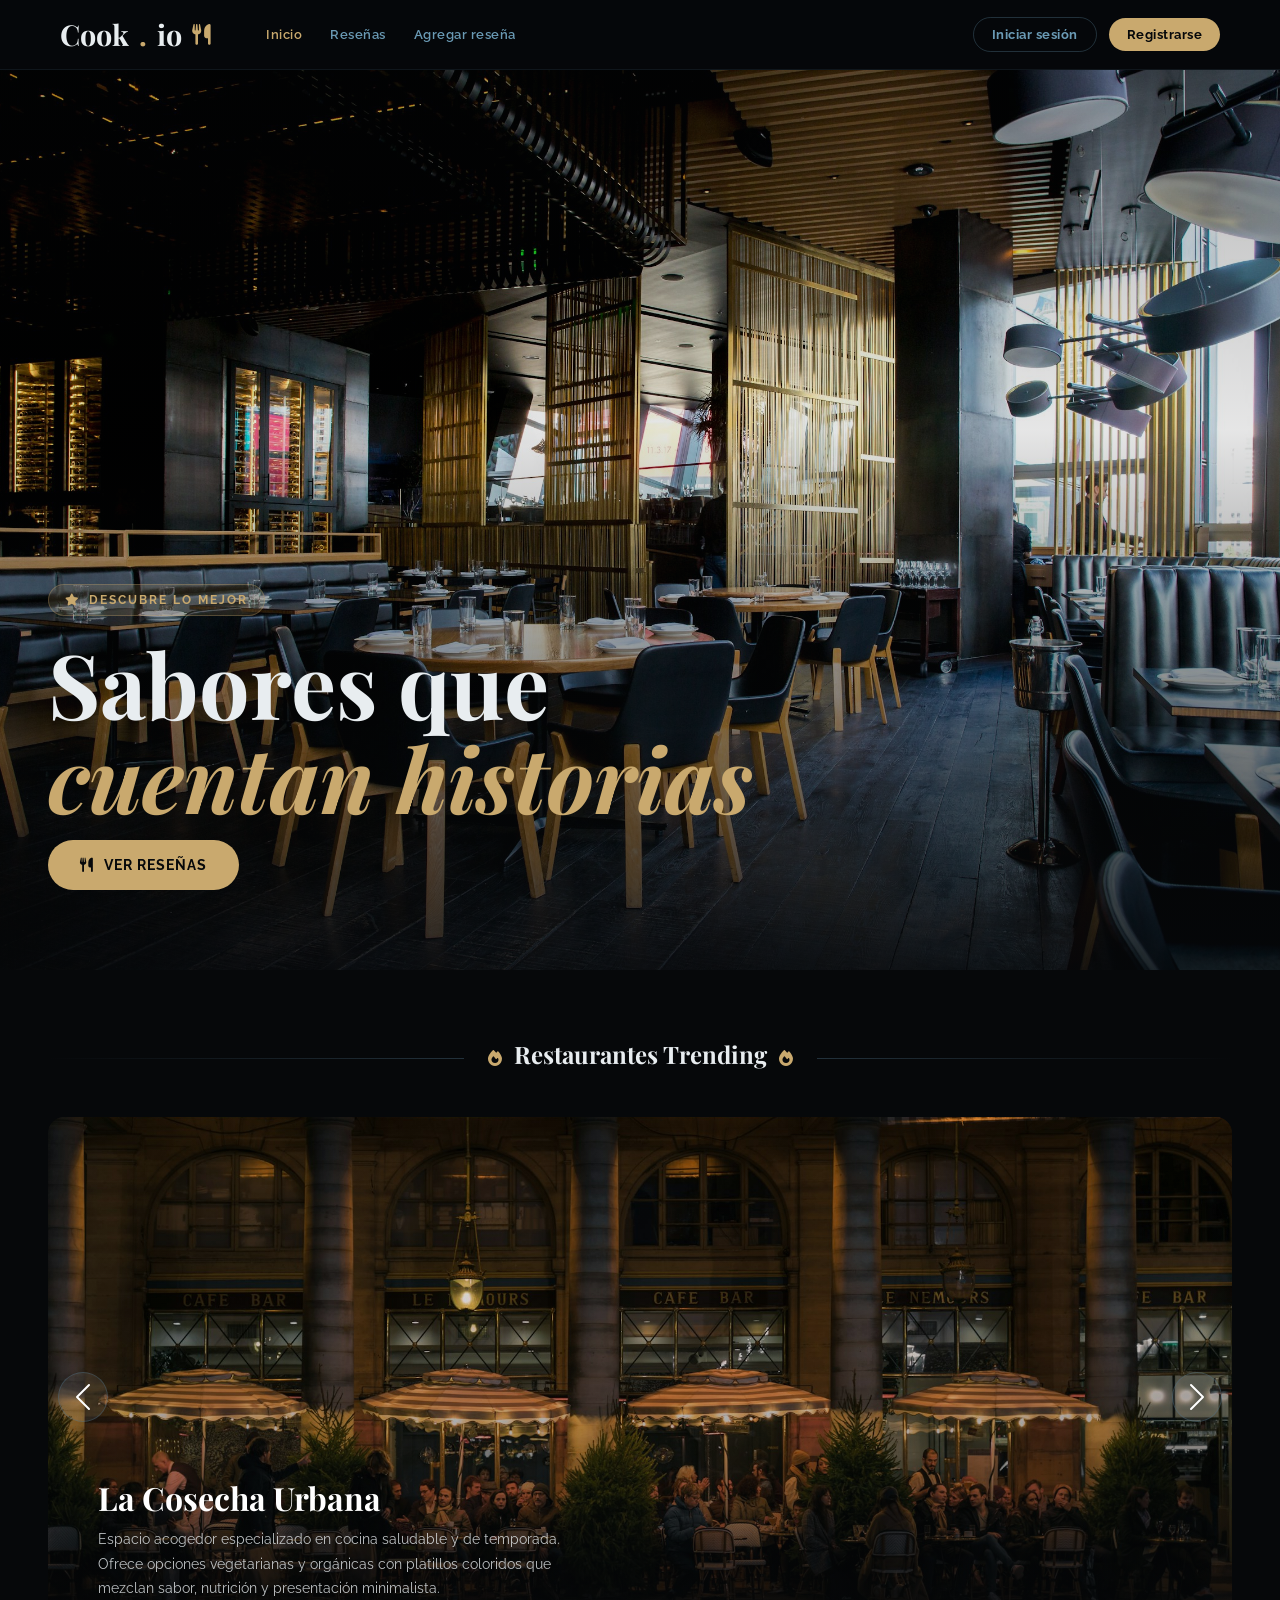
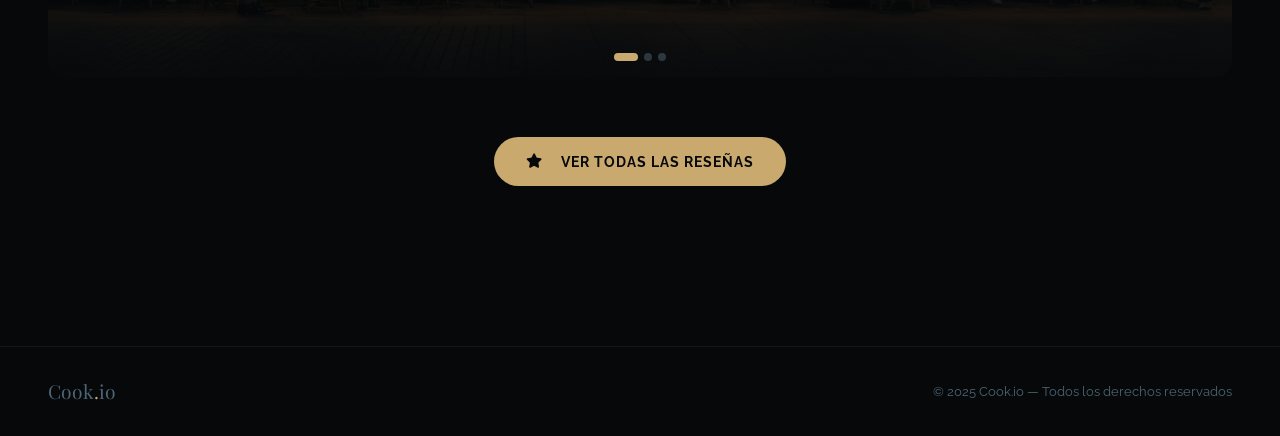
<file: index.html>
<!DOCTYPE html>
<html lang="es">
<head>
  <meta charset="UTF-8">
  <meta name="viewport" content="width=device-width, initial-scale=1.0">
  <link rel="shortcut icon" href="./img/utensils-solid.png" type="image/x-icon">
  <title>Cook.io — Inicio</title>
  <link href="https://cdn.jsdelivr.net/npm/bootstrap@5.3.8/dist/css/bootstrap.min.css" rel="stylesheet">
  <script src="https://cdn.jsdelivr.net/npm/bootstrap@5.3.8/dist/js/bootstrap.bundle.min.js"></script>
  <link href="https://fonts.googleapis.com/css2?family=Playfair+Display:ital,wght@0,400;0,700;1,400&family=Raleway:wght@300;400;500;600;700&display=swap" rel="stylesheet">
  <link rel="stylesheet" href="https://cdnjs.cloudflare.com/ajax/libs/font-awesome/6.5.0/css/all.min.css" crossorigin="anonymous">
  <link rel="stylesheet" href="Estilos.css">
</head>
<body>

<nav class="navbar">
  <div class="container-fluid d-flex align-items-center">
    <a class="navbar-brand" href="index.html">
      Cook<span style="color: #C9A96E">.</span>io
      <i class="fa-solid fa-utensils"></i>
    </a>
    <div class="nav-links">
      <a href="index.html" class="active">Inicio</a>
      <a href="resenas.html">Reseñas</a>
      <a href="agregar.html">Agregar reseña</a>
    </div>
    <div class="nav-auth-area" id="nav-auth-area"></div>
  </div>
</nav>

<div class="header">
  <div class="hero-content">
    <div class="hero-tag animate">
      <i class="fa-solid fa-star"></i> Descubre lo mejor
    </div>
    <h1 class="hero-title animate delay-1">
      Sabores que<br><em>cuentan historias</em>
    </h1>
    <div id="hero-cta-area" class="animate delay-3"></div>
  </div>
</div>
<div class="section-header">
  <div class="line"></div>
  <div class="section-label">
    <i class="fa-solid fa-fire icon"></i>
    <h2>Restaurantes Trending</h2>
    <i class="fa-solid fa-fire icon"></i>
  </div>
  <div class="line right"></div>
</div>

<div class="carousel-section">
  <div id="carouselMain" class="carousel slide" data-bs-ride="carousel">
    <div class="carousel-indicators">
      <button type="button" data-bs-target="#carouselMain" data-bs-slide-to="0" class="active"></button>
      <button type="button" data-bs-target="#carouselMain" data-bs-slide-to="1"></button>
      <button type="button" data-bs-target="#carouselMain" data-bs-slide-to="2"></button>
    </div>
    <div class="carousel-inner">
      <div class="carousel-item active">
        <img src="./img/trending 1.jpg" alt="La Cosecha Urbana">
        <div class="carousel-caption">
          <h5>La Cosecha Urbana</h5>
          <p>Espacio acogedor especializado en cocina saludable y de temporada. Ofrece opciones vegetarianas y orgánicas con platillos coloridos que mezclan sabor, nutrición y presentación minimalista.</p>
        </div>
      </div>
      <div class="carousel-item">
        <img src="./img/trending 2.jpg" alt="Umami Fusión">
        <div class="carousel-caption">
          <h5>Umami Fusión</h5>
          <p>Un restaurante que combina sabores tradicionales asiáticos con técnicas modernas. Su ramen artesanal y platos al wok destacan por ingredientes frescos y caldos preparados durante horas.</p>
        </div>
      </div>
      <div class="carousel-item">
        <img src="./img/trending 3.jpg" alt="Brasa & Piedra">
        <div class="carousel-caption">
          <h5>Brasa & Piedra</h5>
          <p>Parrilla contemporánea donde la carne es protagonista. Cocinan al carbón y en horno de piedra, logrando cortes jugosos con un toque ahumado único en ambiente elegante pero relajado.</p>
        </div>
      </div>
    </div>
    <button class="carousel-control-prev" type="button" data-bs-target="#carouselMain" data-bs-slide="prev">
      <span class="carousel-control-prev-icon"></span>
    </button>
    <button class="carousel-control-next" type="button" data-bs-target="#carouselMain" data-bs-slide="next">
      <span class="carousel-control-next-icon"></span>
    </button>
  </div>
</div>
<div style="text-align:center; padding: 0 3rem 80px;">
  <a href="resenas.html" class="hero-cta" style="display:inline-flex;">
    <i class="fa-solid fa-star"></i>&nbsp; Ver todas las reseñas
  </a>
</div>

<footer class="footer">
  <span class="footer-brand">Cook<span style="color: #C9A96E">.</span>io</span>
  <span class="footer-text">© 2025 Cook.io — Todos los derechos reservados</span>
</footer>

<div id="toast">
  <span class="t-icon"><i class="fa-solid fa-circle-check"></i></span>
  <span class="t-msg" id="toast-msg"></span>
</div>

<script>
  const API = 'https://cook-back-xwlk.onrender.com/api'
  let currentUser = null
  let currentUserEmail = ''
  function toast(msg, type = 'info') {
    const el = document.getElementById('toast')
    const icons = { success: 'fa-circle-check', error: 'fa-circle-xmark', info: 'fa-circle-info' }
    el.querySelector('.t-icon').innerHTML = `<i class="fa-solid ${icons[type]}"></i>`
    document.getElementById('toast-msg').textContent = msg
    el.className = `show ${type}`
    setTimeout(() => el.className = '', 3500)
  }
 
  function initials(email) {
    return email ? email.substring(0, 2).toUpperCase() : '??'
  }
  function loadSession() {
    const saved = localStorage.getItem('cookio_user')
    if (saved) { try { currentUser = JSON.parse(saved) } catch {} }
    const savedEmail = localStorage.getItem('cookio_email')
    if (savedEmail) currentUserEmail = savedEmail
  }
 
  function clearSession() {
    currentUser = null
    currentUserEmail = ''
    localStorage.removeItem('cookio_user')
    localStorage.removeItem('cookio_email')
  }
  function renderNavbar() {
    const navArea = document.getElementById('nav-auth-area')
    if (!navArea) return
    if (currentUser) {
      const av = initials(currentUserEmail)
      navArea.innerHTML = `
        <div class="nav-user-info">
          <div class="avatar">${av}</div>
          <span>${currentUser.nombre}</span>
        </div>
        <button class="btn-nav btn-nav-outline" onclick="handleLogout()">
          <i class="fa-solid fa-arrow-right-from-bracket"></i>
        </button>`
    } else {
      navArea.innerHTML = `
        <a class="btn-nav btn-nav-outline" href="perfil.html">Iniciar sesión</a>
        <a class="btn-nav btn-nav-gold"    href="perfil.html">Registrarse</a>`
    }
  }
 
  function handleLogout() {
    clearSession()
    toast('Sesión cerrada.', 'info')
    setTimeout(() => {
      renderNavbar()
      renderHeroCta()
    }, 400)
  }

  function renderHeroCta() {
    const area = document.getElementById('hero-cta-area')
    if (!area) return
    if (currentUser) {
      area.innerHTML = `
        <a href="resenas.html" class="hero-cta">
          <i class="fa-solid fa-utensils"></i> Ver reseñas
        </a>
        <a href="agregar.html" class="hero-cta" style="margin-left:12px; background:transparent; border:2px solid var(--gold); color:var(--gold);">
          <i class="fa-solid fa-pen-to-square"></i> Agregar reseña
        </a>`
    } else {
      area.innerHTML = `
        <a href="resenas.html" class="hero-cta">
          <i class="fa-solid fa-utensils"></i> Ver reseñas
        </a>`
    }
  }

  loadSession()
  renderNavbar()
  renderHeroCta()
</script>
</body>
</html>
</file>
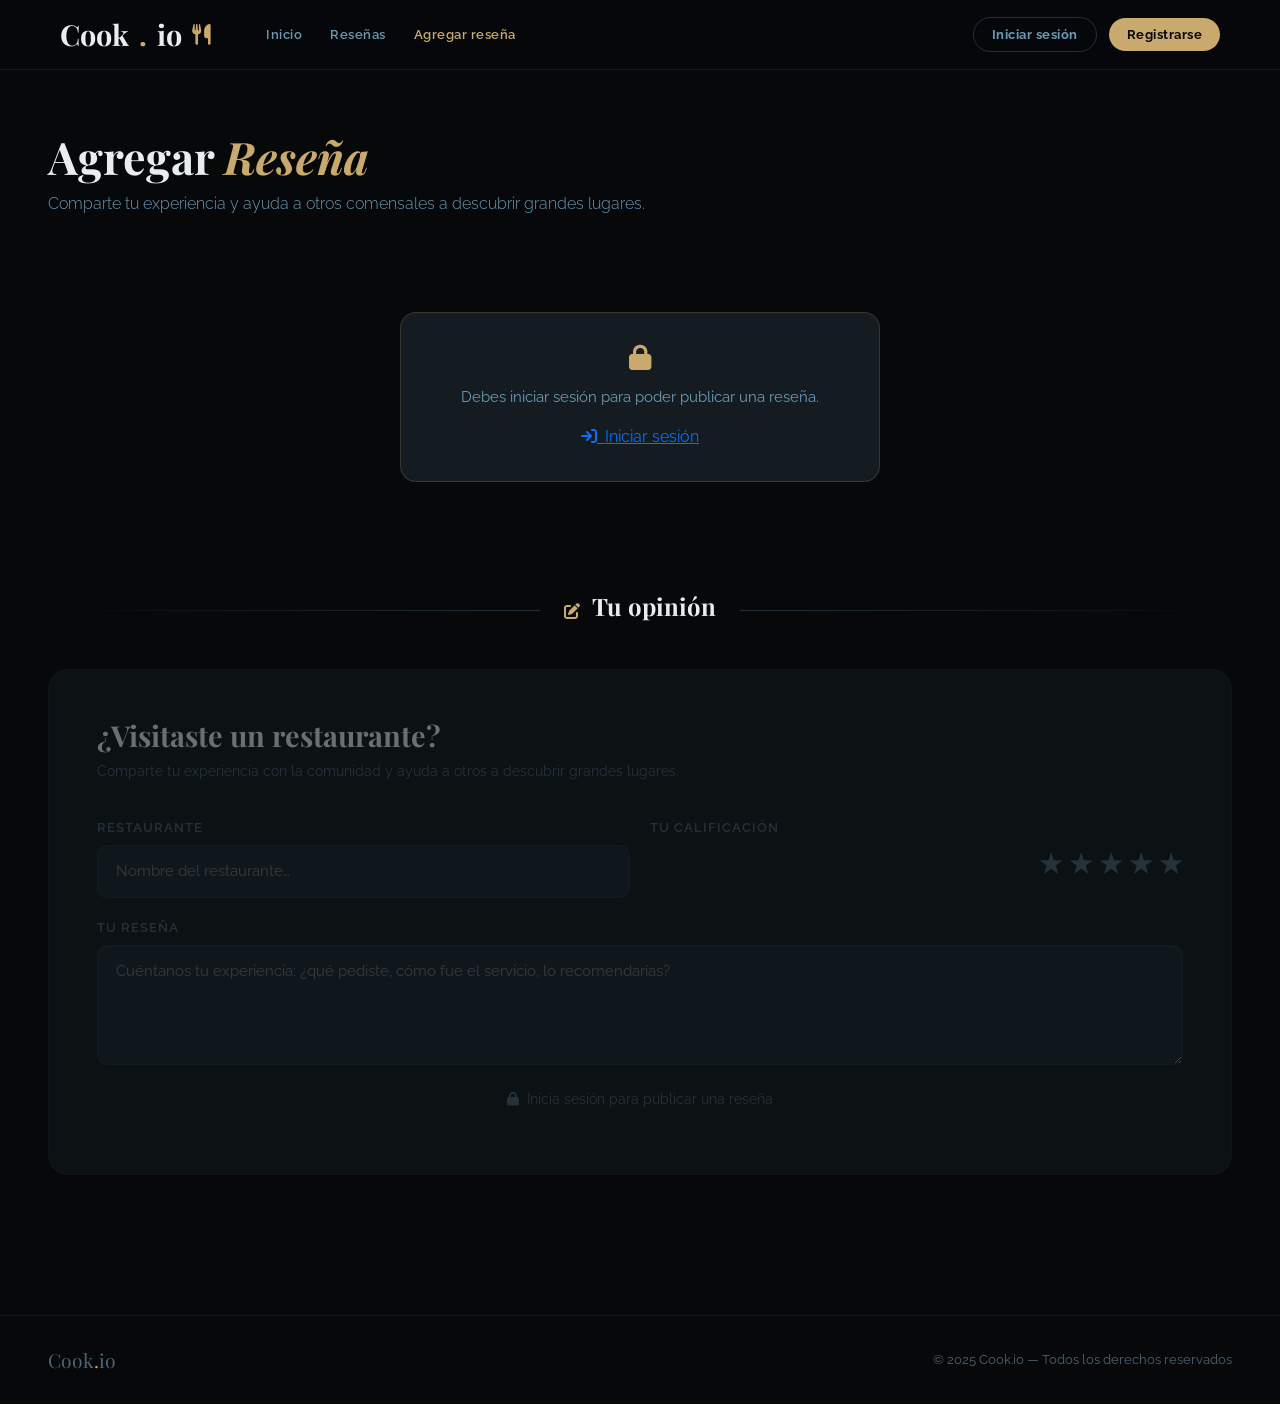
<file: agregar.html>
<!DOCTYPE html>
<html lang="es">
<head>
  <meta charset="UTF-8">
  <meta name="viewport" content="width=device-width, initial-scale=1.0">
  <link rel="shortcut icon" href="./img/utensils-solid.png" type="image/x-icon">
  <title>Cook.io — Agregar Reseña</title>
  <link href="https://cdn.jsdelivr.net/npm/bootstrap@5.3.8/dist/css/bootstrap.min.css" rel="stylesheet">
  <script src="https://cdn.jsdelivr.net/npm/bootstrap@5.3.8/dist/js/bootstrap.bundle.min.js"></script>
  <link href="https://fonts.googleapis.com/css2?family=Playfair+Display:ital,wght@0,400;0,700;1,400&family=Raleway:wght@300;400;500;600;700&display=swap" rel="stylesheet">
  <link rel="stylesheet" href="https://cdnjs.cloudflare.com/ajax/libs/font-awesome/6.5.0/css/all.min.css" crossorigin="anonymous">
  <link rel="stylesheet" href="Estilos.css">
</head>
<body>

<nav class="navbar">
  <div class="container-fluid d-flex align-items-center">
    <a class="navbar-brand" href="index.html">
      Cook<span style="color: #C9A96E">.</span>io
      <i class="fa-solid fa-utensils"></i>
    </a>
    <div class="nav-links">
      <a href="index.html">Inicio</a>
      <a href="resenas.html">Reseñas</a>
      <a href="agregar.html" class="active">Agregar reseña</a>
    </div>
    <div class="nav-auth-area" id="nav-auth-area"></div>
  </div>
</nav>
<div class="page-hero">
  <h1>Agregar <em>Reseña</em></h1>
  <p>Comparte tu experiencia y ayuda a otros comensales a descubrir grandes lugares.</p>
</div>
<div id="login-prompt-box" style="display:none; padding: 40px 3rem 0;">
  <div class="login-prompt">
    <i class="fa-solid fa-lock" style="font-size:1.6rem; color:#C9A96E; margin-bottom:16px; display:block;"></i>
    <p>Debes iniciar sesión para poder publicar una reseña.</p>
    <a href="perfil.html"><i class="fa-solid fa-arrow-right-to-bracket"></i>&nbsp; Iniciar sesión</a>
  </div>
</div>

<!-- FORMULARIO -->
<div class="section-header">
  <div class="line"></div>
  <div class="section-label">
    <i class="fa-solid fa-pen-to-square icon"></i>
    <h2>Tu opinión</h2>
  </div>
  <div class="line right"></div>
</div>

<div class="add-review-section" id="add-review-section">
  <div class="add-review-card">
    <h3>¿Visitaste un restaurante?</h3>
    <p class="subtitle">Comparte tu experiencia con la comunidad y ayuda a otros a descubrir grandes lugares.</p>

    <div class="form-row">
      <div class="form-group">
        <label>Restaurante</label>
        <input type="text" id="r-titulo" placeholder="Nombre del restaurante…">
      </div>
      <div class="form-group">
        <label>Tu calificación</label>
        <div class="star-rating">
          <input type="radio" id="s5" name="rating" value="5"><label for="s5">&#9733;</label>
          <input type="radio" id="s4" name="rating" value="4"><label for="s4">&#9733;</label>
          <input type="radio" id="s3" name="rating" value="3"><label for="s3">&#9733;</label>
          <input type="radio" id="s2" name="rating" value="2"><label for="s2">&#9733;</label>
          <input type="radio" id="s1" name="rating" value="1"><label for="s1">&#9733;</label>
        </div>
      </div>
    </div>

    <div class="form-group" style="margin-bottom:24px">
      <label>Tu reseña</label>
      <textarea id="r-contenido" placeholder="Cuéntanos tu experiencia: ¿qué pediste, cómo fue el servicio, lo recomendarías?"></textarea>
    </div>

    <button class="submit-btn" id="btn-submit-review">
      <i class="fa-solid fa-paper-plane"></i>&nbsp; Publicar reseña
    </button>
    <p class="lock-msg" id="lock-msg" style="display:none">
      <i class="fa-solid fa-lock"></i>&nbsp; Inicia sesión para publicar una reseña
    </p>
  </div>
</div>
<footer class="footer" style="margin-top:80px;">
  <span class="footer-brand">Cook<span style="color: #C9A96E">.</span>io</span>
  <span class="footer-text">© 2025 Cook.io — Todos los derechos reservados</span>
</footer>


<div id="toast">
  <span class="t-icon"><i class="fa-solid fa-circle-check"></i></span>
  <span class="t-msg" id="toast-msg"></span>
</div>
<script>

  const API = 'https://cook-back-xwlk.onrender.com/api'
  let currentUser = null
  let currentUserEmail = ''

  function toast(msg, type = 'info') {
    const el = document.getElementById('toast')
    const icons = { success: 'fa-circle-check', error: 'fa-circle-xmark', info: 'fa-circle-info' }
    el.querySelector('.t-icon').innerHTML = `<i class="fa-solid ${icons[type]}"></i>`
    document.getElementById('toast-msg').textContent = msg
    el.className = `show ${type}`
    setTimeout(() => el.className = '', 3500)
  }
 
  function initials(email) {
    return email ? email.substring(0, 2).toUpperCase() : '??'
  }
  function loadSession() {
    const saved = localStorage.getItem('cookio_user')
    if (saved) { try { currentUser = JSON.parse(saved) } catch {} }
    const savedEmail = localStorage.getItem('cookio_email')
    if (savedEmail) currentUserEmail = savedEmail
  }
 
  function clearSession() {
    currentUser = null
    currentUserEmail = ''
    localStorage.removeItem('cookio_user')
    localStorage.removeItem('cookio_email')
  }
  function renderNavbar() {
    const navArea = document.getElementById('nav-auth-area')
    if (!navArea) return
    if (currentUser) {
      const av = initials(currentUserEmail)
      navArea.innerHTML = `
        <div class="nav-user-info">
          <div class="avatar">${av}</div>
          <span>${currentUser.nombre}</span>
        </div>
        <button class="btn-nav btn-nav-outline" onclick="handleLogout()">
          <i class="fa-solid fa-arrow-right-from-bracket"></i>
        </button>`
    } else {
      navArea.innerHTML = `
        <a class="btn-nav btn-nav-outline" href="perfil.html">Iniciar sesión</a>
        <a class="btn-nav btn-nav-gold"    href="perfil.html">Registrarse</a>`
    }
  }
 
  function handleLogout() {
    clearSession()
    toast('Sesión cerrada.', 'info')
    setTimeout(() => {
      renderNavbar()
      applyFormState()
    }, 400)
  }
  function applyFormState() {
    const addSection = document.getElementById('add-review-section')
    const lockMsg    = document.getElementById('lock-msg')
    const submitBtn  = document.getElementById('btn-submit-review')
    const promptBox  = document.getElementById('login-prompt-box')
 
    if (currentUser) {
      addSection.classList.remove('locked')
      lockMsg.style.display   = 'none'
      submitBtn.style.display = 'block'
      promptBox.style.display = 'none'
    } else {
      addSection.classList.add('locked')
      lockMsg.style.display   = 'block'
      submitBtn.style.display = 'none'
      promptBox.style.display = 'block'
    }
  }
  document.addEventListener('DOMContentLoaded', () => {
    document.getElementById('btn-submit-review').addEventListener('click', async () => {
      if (!currentUser) return toast('Inicia sesión primero.', 'error')
 
      const titulo       = document.getElementById('r-titulo').value.trim()
      const contenido    = document.getElementById('r-contenido').value.trim()
      const ratingEl     = document.querySelector('input[name="rating"]:checked')
      const calificacion = ratingEl ? parseInt(ratingEl.value) : null
 
      if (!titulo || !contenido || !calificacion) return toast('Completa todos los campos y selecciona una calificación.', 'error')
 
      try {
        const res  = await fetch(`${API}/resenas`, {
          method: 'POST',
          headers: { 'Content-Type': 'application/json', Authorization: `Bearer ${currentUser.token}` },
          body: JSON.stringify({ titulo, contenido, calificacion })
        })
        const data = await res.json()
        if (!res.ok) throw new Error(data.message || 'Error al publicar')
 
        toast('¡Reseña publicada!', 'success')
        document.getElementById('r-titulo').value = ''
        document.getElementById('r-contenido').value = ''
        if (ratingEl) ratingEl.checked = false
 
        setTimeout(() => { window.location.href = 'resenas.html' }, 1800)
      } catch (e) { toast(e.message, 'error') }
    })
  })

  loadSession()
  renderNavbar()
  applyFormState()
</script>
</body>
</html>
</file>
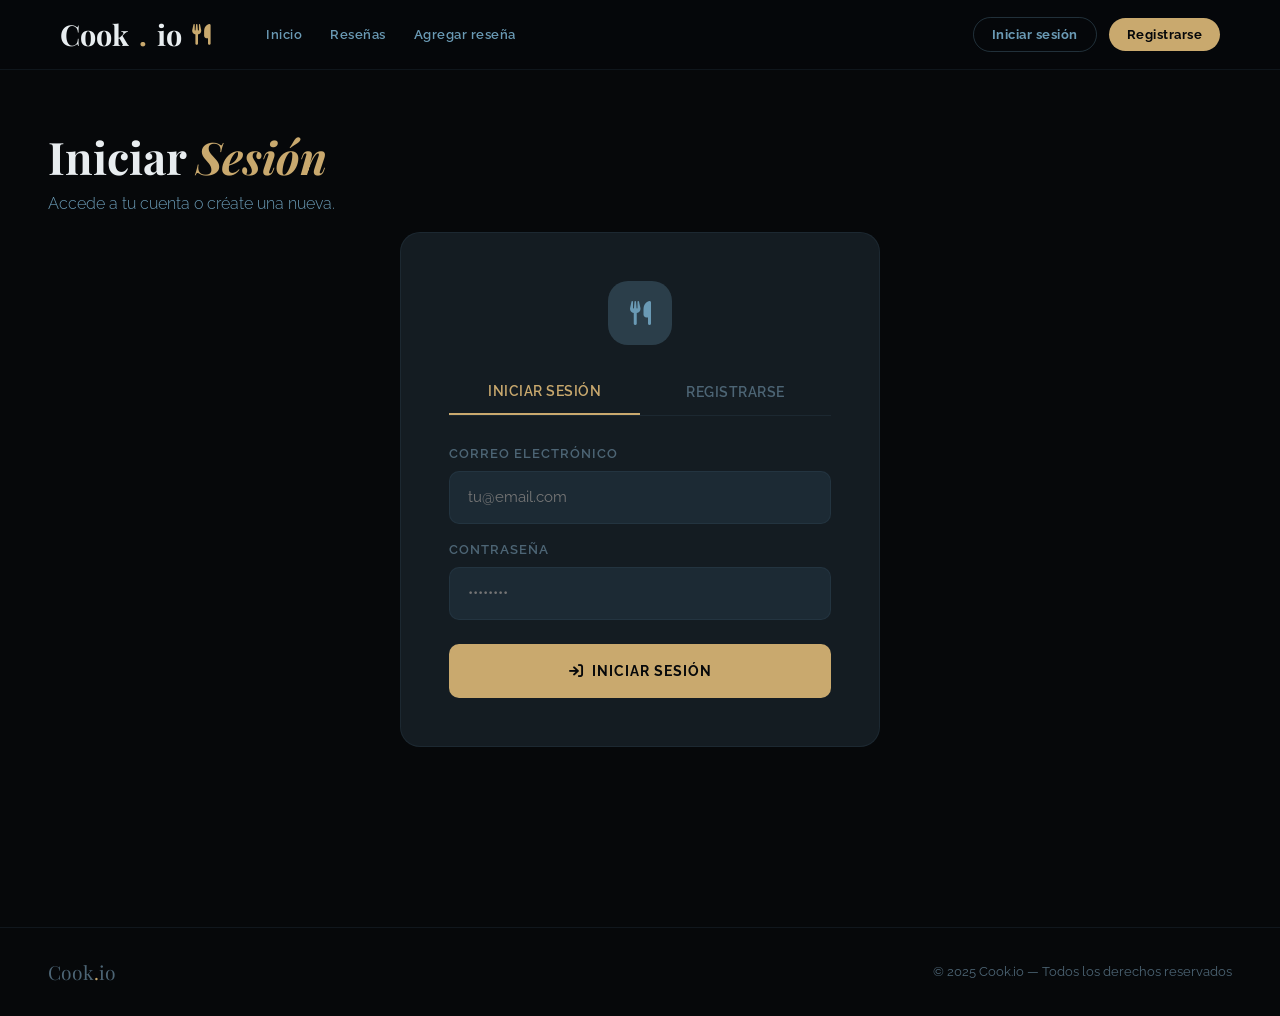
<file: perfil.html>
<!DOCTYPE html>
<html lang="es">
<head>
  <meta charset="UTF-8">
  <meta name="viewport" content="width=device-width, initial-scale=1.0">
  <link rel="shortcut icon" href="./img/utensils-solid.png" type="image/x-icon">
  <title>Cook.io — Perfil</title>
  <link href="https://cdn.jsdelivr.net/npm/bootstrap@5.3.8/dist/css/bootstrap.min.css" rel="stylesheet">
  <script src="https://cdn.jsdelivr.net/npm/bootstrap@5.3.8/dist/js/bootstrap.bundle.min.js"></script>
  <link href="https://fonts.googleapis.com/css2?family=Playfair+Display:ital,wght@0,400;0,700;1,400&family=Raleway:wght@300;400;500;600;700&display=swap" rel="stylesheet">
  <link rel="stylesheet" href="https://cdnjs.cloudflare.com/ajax/libs/font-awesome/6.5.0/css/all.min.css" crossorigin="anonymous">
  <link rel="stylesheet" href="Estilos.css">
</head>
<body>

<!-- NAVBAR -->
<nav class="navbar">
  <div class="container-fluid d-flex align-items-center">
    <a class="navbar-brand" href="index.html">
      Cook<span style="color: #C9A96E">.</span>io
      <i class="fa-solid fa-utensils"></i>
    </a>
    <div class="nav-links">
      <a href="index.html">Inicio</a>
      <a href="resenas.html">Reseñas</a>
      <a href="agregar.html">Agregar reseña</a>
    </div>
    <div class="nav-auth-area" id="nav-auth-area"></div>
  </div>
</nav>
<div class="page-hero" id="page-hero">
  <h1 id="page-title">Mi <em>Perfil</em></h1>
  <p id="page-subtitle">Gestiona tu cuenta y tus reseñas.</p>
</div>
<div class="login-section" id="auth-logged-out">
  <div class="login-card">
    <div class="login-icon"><i class="fa-solid fa-utensils"></i></div>

    <div class="auth-tabs">
      <button class="auth-tab active" id="tab-login" onclick="switchTab('login')">Iniciar sesión</button>
      <button class="auth-tab" id="tab-register" onclick="switchTab('register')">Registrarse</button>
    </div>
    <div id="panel-login">
      <div class="login-form">
        <div class="form-group">
          <label>Correo electrónico</label>
          <input type="email" id="login-email" placeholder="tu@email.com">
        </div>
        <div class="form-group">
          <label>Contraseña</label>
          <input type="password" id="login-password" placeholder="••••••••">
        </div>
        <button class="login-btn" onclick="handleLogin()">
          <i class="fa-solid fa-arrow-right-to-bracket"></i>&nbsp; Iniciar sesión
        </button>
      </div>
    </div>
    <div id="panel-register" style="display:none">
      <div class="login-form">
        <div class="form-group">
          <label>Nombre</label>
          <input type="text" id="reg-nombre" placeholder="Tu nombre">
        </div>
        <div class="form-group">
          <label>Correo electrónico</label>
          <input type="email" id="reg-email" placeholder="tu@email.com">
        </div>
        <div class="form-group">
          <label>Contraseña</label>
          <input type="password" id="reg-password" placeholder="••••••••">
        </div>
        <div class="form-group">
          <label>Confirmar contraseña</label>
          <input type="password" id="reg-password2" placeholder="••••••••">
        </div>
        <button class="login-btn" onclick="handleRegister()">
          <i class="fa-solid fa-user-plus"></i>&nbsp; Crear cuenta
        </button>
      </div>
    </div>
  </div>
</div>
<div class="login-section" id="auth-logged-in">
  <div class="user-panel">
    <div class="big-avatar" id="user-avatar-big">?</div>
    <h3 id="user-nombre-panel">–</h3>
    <p class="user-email" id="user-email-panel">–</p>
    <button class="btn-logout" onclick="handleLogoutPage()">
      <i class="fa-solid fa-arrow-right-from-bracket"></i>&nbsp; Cerrar sesión
    </button><br>
    <button class="btn-delete-account" onclick="handleDeleteAccount()">Eliminar cuenta</button>
    <div class="profile-links">
      <a href="resenas.html"><i class="fa-solid fa-star"></i> Ver reseñas</a>
      <a href="agregar.html"><i class="fa-solid fa-pen-to-square"></i> Agregar reseña</a>
    </div>
  </div>
</div>
<footer class="footer" style="margin-top:80px;">
  <span class="footer-brand">Cook<span style="color: #C9A96E">.</span>io</span>
  <span class="footer-text">© 2025 Cook.io — Todos los derechos reservados</span>
</footer>
<div id="toast">
  <span class="t-icon"><i class="fa-solid fa-circle-check"></i></span>
  <span class="t-msg" id="toast-msg"></span>
</div>

<script>
  const API = 'https://cook-back-xwlk.onrender.com/api'
  let currentUser = null
  let currentUserEmail = ''
  function toast(msg, type = 'info') {
    const el = document.getElementById('toast')
    const icons = { success: 'fa-circle-check', error: 'fa-circle-xmark', info: 'fa-circle-info' }
    el.querySelector('.t-icon').innerHTML = `<i class="fa-solid ${icons[type]}"></i>`
    document.getElementById('toast-msg').textContent = msg
    el.className = `show ${type}`
    setTimeout(() => el.className = '', 3500)
  }
 
  function initials(email) {
    return email ? email.substring(0, 2).toUpperCase() : '??'
  }

  function loadSession() {
    const saved = localStorage.getItem('cookio_user')
    if (saved) { try { currentUser = JSON.parse(saved) } catch {} }
    const savedEmail = localStorage.getItem('cookio_email')
    if (savedEmail) currentUserEmail = savedEmail
  }
 
  function saveSession(user, email) {
    currentUser = user
    currentUserEmail = email
    localStorage.setItem('cookio_user', JSON.stringify(user))
    localStorage.setItem('cookio_email', email)
  }
 
  function clearSession() {
    currentUser = null
    currentUserEmail = ''
    localStorage.removeItem('cookio_user')
    localStorage.removeItem('cookio_email')
  }

  function renderNavbar() {
    const navArea = document.getElementById('nav-auth-area')
    if (!navArea) return
    if (currentUser) {
      const av = initials(currentUserEmail)
      navArea.innerHTML = `
        <div class="nav-user-info">
          <div class="avatar">${av}</div>
          <span>${currentUser.nombre}</span>
        </div>
        <button class="btn-nav btn-nav-outline" onclick="handleLogout()">
          <i class="fa-solid fa-arrow-right-from-bracket"></i>
        </button>`
    } else {
      navArea.innerHTML = `
        <a class="btn-nav btn-nav-outline" href="perfil.html">Iniciar sesión</a>
        <a class="btn-nav btn-nav-gold"    href="perfil.html">Registrarse</a>`
    }
  }
 
  function handleLogout() {
    clearSession()
    toast('Sesión cerrada.', 'info')
    setTimeout(() => { renderNavbar(); renderAuthSection() }, 400)
  }

  function renderAuthSection() {
    const loggedOut = document.getElementById('auth-logged-out')
    const loggedIn  = document.getElementById('auth-logged-in')
    const pageTitle = document.getElementById('page-title')
    const pageSub   = document.getElementById('page-subtitle')
 
    if (currentUser) {
      loggedOut.style.display = 'none'
      loggedIn.style.display  = 'block'
      pageTitle.innerHTML = `Mi <em>Perfil</em>`
      pageSub.textContent = 'Gestiona tu cuenta y tus reseñas.'
      document.getElementById('user-nombre-panel').textContent = currentUser.nombre
      document.getElementById('user-email-panel').textContent  = currentUserEmail
      document.getElementById('user-avatar-big').textContent   = initials(currentUserEmail)
    } else {
      loggedOut.style.display = 'block'
      loggedIn.style.display  = 'none'
      pageTitle.innerHTML = `Iniciar <em>Sesión</em>`
      pageSub.textContent = 'Accede a tu cuenta o créate una nueva.'
    }
  }

  function switchTab(tab) {
    document.getElementById('panel-login').style.display    = tab === 'login'    ? '' : 'none'
    document.getElementById('panel-register').style.display = tab === 'register' ? '' : 'none'
    document.getElementById('tab-login').classList.toggle('active',    tab === 'login')
    document.getElementById('tab-register').classList.toggle('active', tab === 'register')
  }
  async function handleLogin() {
    const email    = document.getElementById('login-email').value.trim()
    const password = document.getElementById('login-password').value
    if (!email || !password) return toast('Completa todos los campos.', 'error')
    try {
      const res  = await fetch(`${API}/users/login`, {
        method: 'POST', headers: { 'Content-Type': 'application/json' },
        body: JSON.stringify({ email, password })
      })
      const data = await res.json()
      if (!res.ok) throw new Error(data.message || 'Error al iniciar sesión')
      saveSession(data, email)
      toast(`¡Bienvenido, ${data.nombre}!`, 'success')
      renderNavbar()
      renderAuthSection()
    } catch (e) { toast(e.message, 'error') }
  }

  async function handleRegister() {
    const nombre    = document.getElementById('reg-nombre').value.trim()
    const email     = document.getElementById('reg-email').value.trim()
    const password  = document.getElementById('reg-password').value
    const password2 = document.getElementById('reg-password2').value
    if (!nombre || !email || !password || !password2) return toast('Completa todos los campos.', 'error')
    try {
      const res  = await fetch(`${API}/users/register`, {
        method: 'POST', headers: { 'Content-Type': 'application/json' },
        body: JSON.stringify({ nombre, email, password, password2 })
      })
      const data = await res.json()
      if (!res.ok) throw new Error(data.message || 'Error al registrar')
      toast('¡Cuenta creada! Ahora inicia sesión.', 'success')
      switchTab('login')
      document.getElementById('login-email').value = email
    } catch (e) { toast(e.message, 'error') }
  }
  function handleLogoutPage() {
    clearSession()
    toast('Sesión cerrada.', 'info')
    renderNavbar()
    renderAuthSection()
  }

  async function handleDeleteAccount() {
    if (!confirm('¿Seguro que quieres eliminar tu cuenta? Esta acción no se puede deshacer.')) return
    try {
      const res = await fetch(`${API}/users/delete`, {
        method: 'POST', headers: { Authorization: `Bearer ${currentUser.token}` }
      })
      if (!res.ok) throw new Error('No se pudo eliminar la cuenta')
      clearSession()
      toast('Cuenta eliminada.', 'info')
      renderNavbar()
      renderAuthSection()
    } catch (e) { toast(e.message, 'error') }
  }
  loadSession()
  renderNavbar()
  renderAuthSection()
</script>
</body>
</html>
</file>
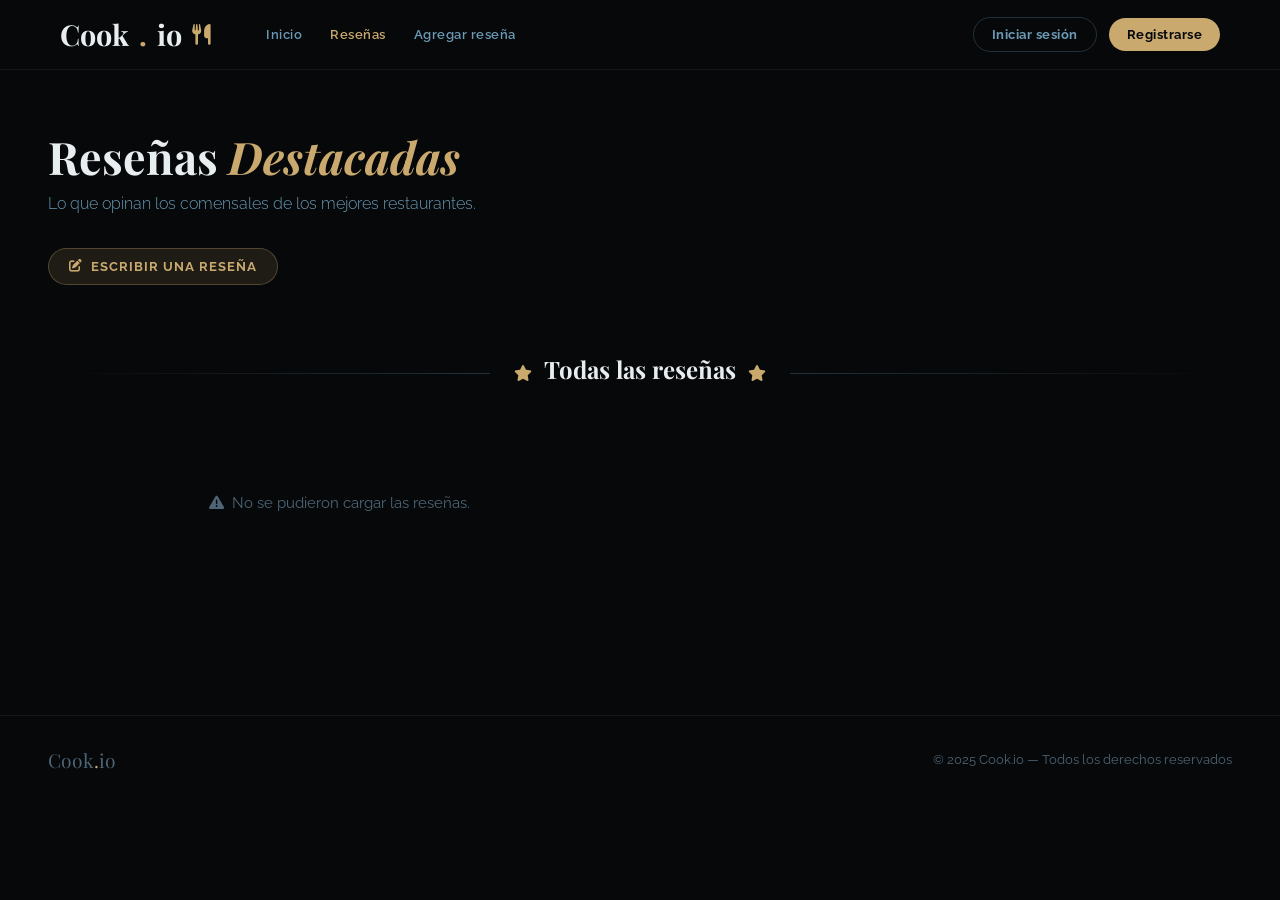
<file: resenas.html>
<!DOCTYPE html>
<html lang="es">
<head>
  <meta charset="UTF-8">
  <meta name="viewport" content="width=device-width, initial-scale=1.0">
  <link rel="shortcut icon" href="./img/utensils-solid.png" type="image/x-icon">
  <title>Cook.io — Reseñas</title>
  <link href="https://cdn.jsdelivr.net/npm/bootstrap@5.3.8/dist/css/bootstrap.min.css" rel="stylesheet">
  <script src="https://cdn.jsdelivr.net/npm/bootstrap@5.3.8/dist/js/bootstrap.bundle.min.js"></script>
  <link href="https://fonts.googleapis.com/css2?family=Playfair+Display:ital,wght@0,400;0,700;1,400&family=Raleway:wght@300;400;500;600;700&display=swap" rel="stylesheet">
  <link rel="stylesheet" href="https://cdnjs.cloudflare.com/ajax/libs/font-awesome/6.5.0/css/all.min.css" crossorigin="anonymous">
  <link rel="stylesheet" href="Estilos.css">
</head>
<body>

<nav class="navbar">
  <div class="container-fluid d-flex align-items-center">
    <a class="navbar-brand" href="index.html">
      Cook<span style="color: #C9A96E">.</span>io
      <i class="fa-solid fa-utensils"></i>
    </a>
    <div class="nav-links">
      <a href="index.html">Inicio</a>
      <a href="resenas.html" class="active">Reseñas</a>
      <a href="agregar.html">Agregar reseña</a>
    </div>
    <div class="nav-auth-area" id="nav-auth-area"></div>
  </div>
</nav>

<div class="page-hero">
  <h1>Reseñas <em>Destacadas</em></h1>
  <p>Lo que opinan los comensales de los mejores restaurantes.</p>
  <a href="agregar.html" class="add-review-cta">
    <i class="fa-solid fa-pen-to-square"></i> Escribir una reseña
  </a>
</div>
<div class="section-header">
  <div class="line"></div>
  <div class="section-label">
    <i class="fa-solid fa-star icon"></i>
    <h2>Todas las reseñas</h2>
    <i class="fa-solid fa-star icon"></i>
  </div>
  <div class="line right"></div>
</div>

<div class="reviews-section">
  <div class="review-grid" id="reviews-grid">
    <div class="reviews-loading"><span class="spinner"></span>Cargando reseñas…</div>
  </div>
</div>
<footer class="footer">
  <span class="footer-brand">Cook<span style="color: #C9A96E">.</span>io</span>
  <span class="footer-text">© 2025 Cook.io — Todos los derechos reservados</span>
</footer>
<div class="modal fade modal-dark" id="editModal" tabindex="-1">
  <div class="modal-dialog modal-dialog-centered">
    <div class="modal-content p-2">
      <div class="modal-header">
        <h5 class="modal-title" style="font-family:'Playfair Display',serif">Editar reseña</h5>
        <button type="button" class="btn-close" data-bs-dismiss="modal"></button>
      </div>
      <div class="modal-body">
        <input type="hidden" id="edit-id">
        <div class="form-group">
          <label>Restaurante</label>
          <input type="text" id="edit-titulo">
        </div>
        <div class="form-group">
          <label>Calificación (1-5)</label>
          <input type="number" id="edit-calificacion" min="1" max="5">
        </div>
        <div class="form-group">
          <label>Reseña</label>
          <textarea id="edit-contenido" rows="4"></textarea>
        </div>
      </div>
      <div class="modal-footer">
        <button class="btn-nav btn-nav-outline" data-bs-dismiss="modal">Cancelar</button>
        <button class="btn-nav btn-nav-gold" onclick="handleEditSave()">Guardar cambios</button>
      </div>
    </div>
  </div>
</div>
<div id="toast">
  <span class="t-icon"><i class="fa-solid fa-circle-check"></i></span>
  <span class="t-msg" id="toast-msg"></span>
</div>
<script>
  const API = 'https://cook-back-xwlk.onrender.com/api'
  let currentUser = null
  let currentUserEmail = ''

  function toast(msg, type = 'info') {
    const el = document.getElementById('toast')
    const icons = { success: 'fa-circle-check', error: 'fa-circle-xmark', info: 'fa-circle-info' }
    el.querySelector('.t-icon').innerHTML = `<i class="fa-solid ${icons[type]}"></i>`
    document.getElementById('toast-msg').textContent = msg
    el.className = `show ${type}`
    setTimeout(() => el.className = '', 3500)
  }
 
  function starsHtml(n) {
    return '★'.repeat(n) + '☆'.repeat(5 - n)
  }
 
  function timeAgo(dateStr) {
    const diff = Date.now() - new Date(dateStr)
    const m = Math.floor(diff / 60000)
    if (m < 1)  return 'Ahora mismo'
    if (m < 60) return `Hace ${m} min`
    const h = Math.floor(m / 60)
    if (h < 24) return `Hace ${h}h`
    const d = Math.floor(h / 24)
    if (d < 30) return `Hace ${d} días`
    return new Date(dateStr).toLocaleDateString('es-MX', { day: 'numeric', month: 'short', year: 'numeric' })
  }
 
  function initials(email) {
    return email ? email.substring(0, 2).toUpperCase() : '??'
  }
 
  function escHtml(str) {
    return String(str ?? '').replace(/&/g,'&amp;').replace(/</g,'&lt;').replace(/>/g,'&gt;').replace(/"/g,'&quot;').replace(/'/g,'&#39;')
  }

  function loadSession() {
    const saved = localStorage.getItem('cookio_user')
    if (saved) { try { currentUser = JSON.parse(saved) } catch {} }
    const savedEmail = localStorage.getItem('cookio_email')
    if (savedEmail) currentUserEmail = savedEmail
  }
 
  function clearSession() {
    currentUser = null
    currentUserEmail = ''
    localStorage.removeItem('cookio_user')
    localStorage.removeItem('cookio_email')
  }
  function renderNavbar() {
    const navArea = document.getElementById('nav-auth-area')
    if (!navArea) return
    if (currentUser) {
      const av = initials(currentUserEmail)
      navArea.innerHTML = `
        <div class="nav-user-info">
          <div class="avatar">${av}</div>
          <span>${currentUser.nombre}</span>
        </div>
        <button class="btn-nav btn-nav-outline" onclick="handleLogout()">
          <i class="fa-solid fa-arrow-right-from-bracket"></i>
        </button>`
    } else {
      navArea.innerHTML = `
        <a class="btn-nav btn-nav-outline" href="perfil.html">Iniciar sesión</a>
        <a class="btn-nav btn-nav-gold"    href="perfil.html">Registrarse</a>`
    }
  }
 
  function handleLogout() {
    clearSession()
    toast('Sesión cerrada.', 'info')
    setTimeout(() => { renderNavbar(); loadReviews() }, 400)
  }
  async function loadReviews() {
    const grid = document.getElementById('reviews-grid')
    grid.innerHTML = '<div class="reviews-loading"><span class="spinner"></span>Cargando reseñas…</div>'
    try {
      const res  = await fetch(`${API}/resenas`)
      const data = await res.json()
      if (!res.ok) throw new Error(data.message)
      if (!data.length) {
        grid.innerHTML = '<div class="reviews-empty"><i class="fa-solid fa-utensils" style="font-size:2rem;margin-bottom:14px;display:block"></i>Aún no hay reseñas. ¡Sé el primero!</div>'
        return
      }
      grid.innerHTML = data.map(r => reviewCardHtml(r)).join('')
    } catch (e) {
      grid.innerHTML = `<div class="reviews-empty"><i class="fa-solid fa-triangle-exclamation"></i>&nbsp; No se pudieron cargar las reseñas.</div>`
    }
  }
 
  function reviewCardHtml(r) {
    const isOwn = currentUser && r.user && r.user._id === currentUser._id
    const stars  = starsHtml(r.calificacion)
    const initAv = r.user?.email ? initials(r.user.email) : '??'
    const emailDisplay = r.user?.email ?? '–'
    return `
    <div class="review-card ${isOwn ? 'own' : ''}" data-id="${r._id}">
      <div class="edit-bar">
        <button class="btn-edit"   onclick="openEdit('${r._id}','${escHtml(r.titulo)}',${r.calificacion},'${escHtml(r.contenido)}')">Editar</button>
        <button class="btn-delete" onclick="deleteReview('${r._id}')">Eliminar</button>
      </div>
      <div class="review-card-body">
        <div class="review-meta">
          <div class="review-stars">${stars}</div>
          <span class="review-date">${timeAgo(r.createdAt)}</span>
        </div>
        <h3 class="review-title">${escHtml(r.titulo)}</h3>
        <p class="review-text">${escHtml(r.contenido)}</p>
        <div class="review-author">
          <div class="author-avatar">${initAv}</div>
          <div>
            <div class="author-name">${emailDisplay.split('@')[0]}</div>
            <div class="author-handle">@${emailDisplay.split('@')[0].toLowerCase()}</div>
          </div>
        </div>
      </div>
    </div>`
  }
  function openEdit(id, titulo, calificacion, contenido) {
    document.getElementById('edit-id').value           = id
    document.getElementById('edit-titulo').value       = titulo
    document.getElementById('edit-calificacion').value = calificacion
    document.getElementById('edit-contenido').value    = contenido
    new bootstrap.Modal(document.getElementById('editModal')).show()
  }
 
  async function handleEditSave() {
    const id           = document.getElementById('edit-id').value
    const titulo       = document.getElementById('edit-titulo').value.trim()
    const calificacion = parseInt(document.getElementById('edit-calificacion').value)
    const contenido    = document.getElementById('edit-contenido').value.trim()
    if (!titulo || !calificacion || !contenido) return toast('Completa todos los campos.', 'error')
    try {
      const res  = await fetch(`${API}/resenas/${id}`, {
        method: 'PUT',
        headers: { 'Content-Type': 'application/json', Authorization: `Bearer ${currentUser.token}` },
        body: JSON.stringify({ titulo, calificacion, contenido })
      })
      const data = await res.json()
      if (!res.ok) throw new Error(data.message || 'Error al editar')
      bootstrap.Modal.getInstance(document.getElementById('editModal')).hide()
      toast('Reseña actualizada.', 'success')
      loadReviews()
    } catch (e) { toast(e.message, 'error') }
  }
  async function deleteReview(id) {
    if (!confirm('¿Eliminar esta reseña?')) return
    try {
      const res = await fetch(`${API}/resenas/${id}`, {
        method: 'DELETE',
        headers: { Authorization: `Bearer ${currentUser.token}` }
      })
      if (!res.ok) throw new Error('No se pudo eliminar')
      toast('Reseña eliminada.', 'success')
      loadReviews()
    } catch (e) { toast(e.message, 'error') }
  }
  loadSession()
  renderNavbar()
  loadReviews()
</script>
</body>
</html>
</file>
<file: Estilos.css>
*, *::before, *::after { box-sizing: border-box; margin: 0; padding: 0; }
 
body {
  background: #06080A;
  color: #E8EDF0;
  font-family: 'Raleway', sans-serif;
}
.navbar {
  position: sticky;
  top: 0;
  z-index: 1000;
  background: rgba(6,8,10,0.9);
  border-bottom: 1px solid rgba(76,111,133,0.15);
  padding: 0 3rem;
  height: 70px;
}
.navbar .container-fluid { height: 100%; }
 
.navbar-brand {
  font-family: 'Playfair Display', serif;
  font-size: 1.8rem;
  font-weight: 700;
  color: #E8EDF0 !important;
  text-decoration: none;
  display: flex;
  align-items: center;
  gap: 10px;
  transition: color 0.2s;
}
.navbar-brand i        { color: #C9A96E; font-size: 1.3rem; }
.navbar-brand:hover    { color: #6A9AB5 !important; }
 
.nav-links { display: flex; align-items: center; gap: 28px; margin-left: 40px; }
.nav-links a {
  font-size: 0.82rem;
  font-weight: 600;
  color: #6A9AB5;
  text-decoration: none;
  letter-spacing: 0.5px;
  transition: color 0.2s;
}
.nav-links a:hover,
.nav-links a.active { color: #C9A96E; }
 
.nav-auth-area { margin-left: auto; display: flex; align-items: center; gap: 12px; }
.nav-user-info { font-size: 0.85rem; color: #6A9AB5; display: flex; align-items: center; gap: 8px; }
.avatar {
  background: #2B3E4A;
  border-radius: 50%;
  display: flex;
  align-items: center;
  justify-content: center;
  color: #C9A96E;
  font-weight: 700;
  flex-shrink: 0;
}
.nav-user-info .avatar { width: 32px; height: 32px; font-size: 0.75rem; }
.big-avatar            { width: 80px; height: 80px; font-size: 1.8rem; margin: 0 auto 20px; }
.btn-nav {
  padding: 7px 18px;
  border-radius: 50px;
  font-family: 'Raleway', sans-serif;
  font-size: 0.8rem;
  font-weight: 700;
  letter-spacing: 0.5px;
  cursor: pointer;
  border: none;
  text-decoration: none;
  display: inline-flex;
  align-items: center;
  transition: background 0.2s, color 0.2s, border-color 0.2s;
}
.btn-nav-outline       { background: transparent; border: 1px solid rgba(76,111,133,0.4); color: #6A9AB5; }
.btn-nav-outline:hover { border-color: #C9A96E; color: #C9A96E; }
.btn-nav-gold          { background: #C9A96E; color: #06080A; }
.btn-nav-gold:hover    { background: #E0BA7F; }

#toast {
  position: fixed;
  bottom: 28px; right: 28px;
  z-index: 9999;
  min-width: 260px; max-width: 360px;
  background: #141C22;
  border: 1px solid rgba(76,111,133,0.3);
  border-radius: 12px;
  padding: 16px 20px;
  display: flex;
  align-items: flex-start;
  gap: 12px;
  opacity: 0;
  transform: translateY(12px);
  transition: opacity 0.3s, transform 0.3s;
  pointer-events: none;
}
#toast.show            { opacity: 1; transform: translateY(0); pointer-events: auto; }
#toast .t-icon         { font-size: 1.1rem; flex-shrink: 0; margin-top: 2px; }
#toast.success .t-icon { color: #5cb85c; }
#toast.error   .t-icon { color: #d9534f; }
#toast.info    .t-icon { color: #6A9AB5; }
#toast .t-msg          { font-size: 0.88rem; line-height: 1.5; }
.modal-dark .modal-content {
  background: #141C22;
  border: 1px solid rgba(76,111,133,0.15);
  border-radius: 20px;
  color: #E8EDF0;
}
.modal-dark .modal-header { border-bottom: 1px solid rgba(76,111,133,0.15); }
.modal-dark .modal-footer { border-top:    1px solid rgba(76,111,133,0.15); }
.modal-dark .btn-close    { filter: invert(1); opacity: 0.5; }
.header {
  position: relative;
  height: 100vh;
  background: url('./img/Header.jpg') center/cover no-repeat;
  display: flex;
  align-items: flex-end;
  padding-bottom: 80px;
}
.header::before {
  content: '';
  position: absolute;
  inset: 0;
  background: linear-gradient(to bottom, rgba(6,8,10,0.3), rgba(6,8,10,0.1) 40%, rgba(6,8,10,0.85));
}
.hero-content { position: relative; z-index: 1; padding: 0 3rem; }
 
.hero-tag {
  display: inline-flex;
  align-items: center;
  gap: 8px;
  background: rgba(201,169,110,0.15);
  border: 1px solid rgba(201,169,110,0.3);
  color: #C9A96E;
  font-size: 0.75rem;
  font-weight: 700;
  letter-spacing: 2px;
  text-transform: uppercase;
  padding: 6px 16px;
  border-radius: 50px;
  margin-bottom: 20px;
}
 
.hero-title {
  font-family: 'Playfair Display', serif;
  font-size: clamp(3rem, 7vw, 6rem);
  font-weight: 700;
  line-height: 1.05;
  margin-bottom: 16px;
}
.hero-title em { font-style: italic; color: #C9A96E; }
 
.hero-sub {
  font-size: 1.05rem;
  color: #6A9AB5;
  font-weight: 300;
  max-width: 500px;
  margin-bottom: 32px;
}
 
.hero-cta {
  display: inline-flex;
  align-items: center;
  gap: 10px;
  background: #C9A96E;
  color: #06080A;
  font-family: 'Raleway', sans-serif;
  font-weight: 700;
  font-size: 0.9rem;
  letter-spacing: 1px;
  text-transform: uppercase;
  padding: 14px 32px;
  border-radius: 50px;
  border: none;
  cursor: pointer;
  text-decoration: none;
  transition: background 0.2s;
}
.hero-cta:hover { background: #E0BA7F; color: #06080A; }
.page-hero       { padding: 60px 3rem 0; }
.page-hero h1    { font-family: 'Playfair Display', serif; font-size: 2.8rem; font-weight: 700; margin-bottom: 8px; }
.page-hero h1 em { color: #C9A96E; font-style: italic; }
.page-hero p     { color: #6A9AB5; font-weight: 300; }
.section-header {
  display: flex;
  align-items: center;
  gap: 24px;
  padding: 70px 3rem 40px;
}
.section-header .line       { flex: 1; height: 1px; background: linear-gradient(to right, transparent, rgba(76,111,133,0.4)); }
.section-header .line.right { background: linear-gradient(to left,  transparent, rgba(76,111,133,0.4)); }
.section-label              { display: flex; align-items: center; gap: 12px; white-space: nowrap; }
.section-label .icon        { color: #C9A96E; }
.section-label h2           { font-family: 'Playfair Display', serif; font-size: 1.5rem; font-weight: 700; }
.carousel-section  { padding: 0 3rem 60px; }
.carousel-inner    { border-radius: 16px; overflow: hidden; }
.carousel-item     { height: 560px; }
.carousel-item img { width: 100%; height: 100%; object-fit: cover; }
.carousel-item::after {
  content: '';
  position: absolute;
  inset: 0;
  background: linear-gradient(to top, rgba(6,8,10,0.9), rgba(6,8,10,0.1) 60%);
}
.carousel-caption    { z-index: 2; text-align: left; left: 50px; right: auto; bottom: 40px; max-width: 500px; }
.carousel-caption h5 { font-family: 'Playfair Display', serif; font-size: 2rem; font-weight: 700; margin-bottom: 10px; }
.carousel-caption p  { font-size: 0.9rem; color: rgba(232,237,240,0.8); line-height: 1.7; }
 
.carousel-indicators [data-bs-target] { width: 8px; height: 8px; border-radius: 50%; background: #4D6575; border: none; }
.carousel-indicators .active          { background: #C9A96E; width: 24px; border-radius: 4px; }
 
.carousel-control-prev,
.carousel-control-next {
  width: 50px; height: 50px;
  background: rgba(255,255,255,0.08);
  border: 1px solid rgba(76,111,133,0.4);
  border-radius: 50%;
  top: 50%; transform: translateY(-50%);
  opacity: 1;
}
.carousel-control-prev { left: 10px; margin: 0; }
.carousel-control-next { right: 10px; margin: 0; }
.reviews-section { padding: 0 3rem 60px; }
.review-grid     { display: grid; grid-template-columns: 1fr 1fr; gap: 20px; }
 
.review-card {
  background: #141C22;
  border: 1px solid rgba(76,111,133,0.15);
  border-radius: 16px;
  overflow: hidden;
  transition: border-color 0.2s;
}
.review-card:hover     { border-color: rgba(76,111,133,0.4); }
.review-card-body      { padding: 28px; }
.review-meta           { display: flex; align-items: center; justify-content: space-between; margin-bottom: 14px; }
.review-stars          { color: #C9A96E; font-size: 0.85rem; letter-spacing: 2px; }
.review-date           { font-size: 0.78rem; color: #4D6575; }
.review-title          { font-family: 'Playfair Display', serif; font-size: 1.4rem; font-weight: 700; margin-bottom: 14px; }
.review-text           { font-size: 0.9rem; color: #6A9AB5; line-height: 1.8; font-weight: 300; }
 
.review-author {
  display: flex;
  align-items: center;
  gap: 12px;
  margin-top: 20px;
  padding-top: 20px;
  border-top: 1px solid rgba(76,111,133,0.15);
}
.review-author .avatar { width: 36px; height: 36px; font-size: 0.85rem; color: #6A9AB5; }
.author-name           { font-size: 0.85rem; font-weight: 600; }
.author-handle         { font-size: 0.75rem; color: #4D6575; }
 
.review-card .edit-bar     { display: none; justify-content: flex-end; gap: 8px; padding: 10px 28px 0; }
.review-card.own .edit-bar { display: flex; }
 
.btn-edit, .btn-delete {
  font-size: 0.75rem; padding: 4px 12px;
  border-radius: 20px; border: none;
  cursor: pointer; font-family: 'Raleway', sans-serif; font-weight: 600;
}
.btn-edit        { background: rgba(76,111,133,0.15); color: #6A9AB5; }
.btn-edit:hover  { background: rgba(76,111,133,0.3); }
.btn-delete      { background: rgba(200,80,80,0.1); color: #c55; }
.btn-delete:hover{ background: rgba(200,80,80,0.25); }
 
.reviews-loading,
.reviews-empty { text-align: center; color: #4D6575; padding: 60px 20px; font-size: 0.95rem; }
 
.add-review-cta {
  display: inline-flex;
  align-items: center;
  gap: 8px;
  background: rgba(201,169,110,0.12);
  border: 1px solid rgba(201,169,110,0.3);
  color: #C9A96E;
  font-size: 0.8rem;
  font-weight: 700;
  letter-spacing: 1px;
  text-transform: uppercase;
  padding: 8px 20px;
  border-radius: 50px;
  text-decoration: none;
  margin-top: 16px;
  transition: background 0.2s;
}
.add-review-cta:hover { background: rgba(201,169,110,0.22); color: #C9A96E; }
.add-review-section        { padding: 0 3rem 60px; transition: opacity 0.2s; }
.add-review-section.locked { opacity: 0.45; pointer-events: none; }
 
.add-review-card          { background: #141C22; border: 1px solid rgba(76,111,133,0.15); border-radius: 20px; padding: 48px; }
.add-review-card h3       { font-family: 'Playfair Display', serif; font-size: 1.8rem; font-weight: 700; margin-bottom: 8px; }
.add-review-card .subtitle{ color: #4D6575; font-size: 0.9rem; margin-bottom: 36px; }
 
.login-prompt {
  background: #141C22;
  border: 1px solid rgba(201,169,110,0.2);
  border-radius: 16px;
  padding: 32px;
  text-align: center;
  max-width: 480px;
  margin: 40px auto;
}
.login-prompt p { color: #6A9AB5; margin-bottom: 16px; font-size: 0.95rem; }
 
/* ── Inputs (compartidos: agregar, modal editar, login) ──────── */
.form-row   { display: grid; grid-template-columns: 1fr 1fr; gap: 20px; margin-bottom: 20px; }
.form-group { display: flex; flex-direction: column; gap: 8px; }
 
.form-group label {
  font-size: 0.8rem; font-weight: 600;
  letter-spacing: 1px; text-transform: uppercase;
  color: #4D6575;
}
.form-group input,
.form-group select,
.form-group textarea {
  background: #1C2A34;
  border: 1px solid rgba(76,111,133,0.15);
  border-radius: 10px;
  padding: 14px 18px;
  color: #E8EDF0;
  font-family: 'Raleway', sans-serif;
  font-size: 0.95rem;
  outline: none;
  transition: border-color 0.2s;
  width: 100%;
}
.form-group input:focus,
.form-group select:focus,
.form-group textarea:focus { border-color: #6A9AB5; }
.form-group textarea       { resize: vertical; min-height: 120px; }
.form-group select option  { background: #1C2A34; }
 
.star-rating       { display: flex; flex-direction: row-reverse; gap: 6px; }
.star-rating input { display: none; }
.star-rating label { font-size: 1.6rem; color: #4D6575; cursor: pointer; transition: color 0.2s; }
.star-rating input:checked ~ label,
.star-rating label:hover,
.star-rating label:hover ~ label { color: #C9A96E; }
 
.submit-btn {
  background: #6A9AB5;
  color: #fff; border: none; border-radius: 10px;
  padding: 16px 40px;
  font-family: 'Raleway', sans-serif; font-weight: 700; font-size: 0.9rem;
  letter-spacing: 1px; text-transform: uppercase;
  cursor: pointer; margin-top: 8px;
  transition: opacity 0.2s;
}
.submit-btn:hover { opacity: 0.85; }
 
.lock-msg { text-align: center; color: #4D6575; font-size: 0.85rem; margin-top: 12px; }

.login-section { padding: 0 3rem 100px; }
 
.login-card,
.user-panel {
  background: #141C22;
  border: 1px solid rgba(76,111,133,0.15);
  border-radius: 20px;
  padding: 48px;
  max-width: 480px;
  margin: 0 auto;
  text-align: center;
}
.login-card h3,
.user-panel h3 { font-family: 'Playfair Display', serif; font-size: 1.8rem; margin-bottom: 6px; }
 
.login-icon {
  width: 64px; height: 64px;
  background: #2B3E4A; border-radius: 20px;
  display: flex; align-items: center; justify-content: center;
  margin: 0 auto 24px;
  font-size: 1.5rem; color: #6A9AB5;
}
 
.login-form { text-align: left; display: flex; flex-direction: column; gap: 16px; }
 
.login-btn {
  background: #C9A96E; color: #06080A;
  border: none; border-radius: 10px;
  padding: 16px; width: 100%;
  font-family: 'Raleway', sans-serif; font-weight: 700; font-size: 0.9rem;
  letter-spacing: 1px; text-transform: uppercase;
  cursor: pointer; margin-top: 8px;
  transition: background 0.2s;
}
.login-btn:hover { background: #E0BA7F; }
 
.auth-tabs { display: flex; border-bottom: 1px solid rgba(76,111,133,0.15); margin-bottom: 28px; }
.auth-tab {
  flex: 1; padding: 12px; background: none; border: none;
  font-family: 'Raleway', sans-serif; font-weight: 600; font-size: 0.85rem;
  color: #4D6575; cursor: pointer; transition: color 0.2s;
  letter-spacing: 0.5px; text-transform: uppercase;
}
.auth-tab.active { color: #C9A96E; border-bottom: 2px solid #C9A96E; }
 
.user-email { color: #4D6575; font-size: 0.88rem; margin-bottom: 28px; }
 
.btn-logout {
  background: transparent; border: 1px solid rgba(200,80,80,0.3); color: #c55;
  border-radius: 10px; padding: 12px 28px;
  font-family: 'Raleway', sans-serif; font-weight: 700; font-size: 0.85rem;
  cursor: pointer; transition: background 0.2s;
}
.btn-logout:hover { background: rgba(200,80,80,0.1); }
 
.btn-delete-account {
  background: transparent; border: none; color: #4D6575;
  font-size: 0.78rem; cursor: pointer; margin-top: 12px;
  text-decoration: underline; font-family: 'Raleway', sans-serif;
}
.btn-delete-account:hover { color: #c55; }
 
.profile-links { display: flex; justify-content: center; gap: 16px; margin-top: 24px; }
.profile-links a {
  display: inline-flex; align-items: center; gap: 8px;
  font-size: 0.82rem; font-weight: 600; color: #6A9AB5;
  text-decoration: none; border: 1px solid rgba(76,111,133,0.3);
  border-radius: 50px; padding: 8px 20px;
  transition: border-color 0.2s, color 0.2s;
}
.profile-links a:hover { border-color: #C9A96E; color: #C9A96E; }
.footer {
  border-top: 1px solid rgba(76,111,133,0.15);
  padding: 30px 3rem;
  display: flex; justify-content: space-between; align-items: center;
  margin-top: 80px;
}
.footer-brand { font-family: 'Playfair Display', serif; font-size: 1.2rem; color: #4D6575; }
.footer-text  { font-size: 0.8rem; color: #4D6575; }
.hidden { display: none !important; }
 
.spinner {
  display: inline-block;
  width: 20px; height: 20px;
  border: 2px solid rgba(76,111,133,0.3);
  border-top-color: #6A9AB5;
  border-radius: 50%;
  animation: spin 0.7s linear infinite;
  margin-right: 8px;
  vertical-align: middle;
}
 
@keyframes fadeUp { from { opacity: 0; transform: translateY(20px); } to { opacity: 1; transform: translateY(0); } }
@keyframes spin   { to { transform: rotate(360deg); } }
 
.animate { animation: fadeUp 0.5s ease both; }
.delay-1 { animation-delay: 0.1s; }
.delay-2 { animation-delay: 0.2s; }
.delay-3 { animation-delay: 0.3s; }

@media (max-width: 768px) {
  .nav-links    { display: none; }
  .navbar       { padding: 0 1.2rem; }
  .navbar-brand { font-size: 1.4rem; }
 
  .header       { height: 100svh; padding-bottom: 60px; }
  .hero-content { padding: 0 1.5rem; }
  #hero-cta-area { display: flex; flex-direction: column; gap: 12px; align-items: flex-start; }
  #hero-cta-area .hero-cta { margin-left: 0 !important; }
 
  .page-hero    { padding: 40px 1.5rem 0; }
  .page-hero h1 { font-size: 2rem; }
  .section-header { padding: 50px 1.5rem 30px; }
 
  .carousel-section { padding: 0 1.5rem 40px; }
  .carousel-item    { height: 360px; }
  .carousel-caption { left: 20px; bottom: 20px; max-width: 85%; }
  .carousel-caption h5 { font-size: 1.3rem; }
 
  .reviews-section { padding: 0 1.5rem 40px; }
  .review-grid     { grid-template-columns: 1fr; }
 
  .add-review-section { padding: 0 1.5rem 40px; }
  .add-review-card,
  .login-card,
  .user-panel  { padding: 28px 20px; }
  .form-row    { grid-template-columns: 1fr; }
 
  .login-section { padding: 0 1.5rem 60px; }
 
  #toast { left: 16px; right: 16px; min-width: unset; max-width: unset; bottom: 16px; }
 
  .footer { flex-direction: column; gap: 6px; text-align: center; padding: 24px 1.5rem; margin-top: 40px; }
}
</file>
